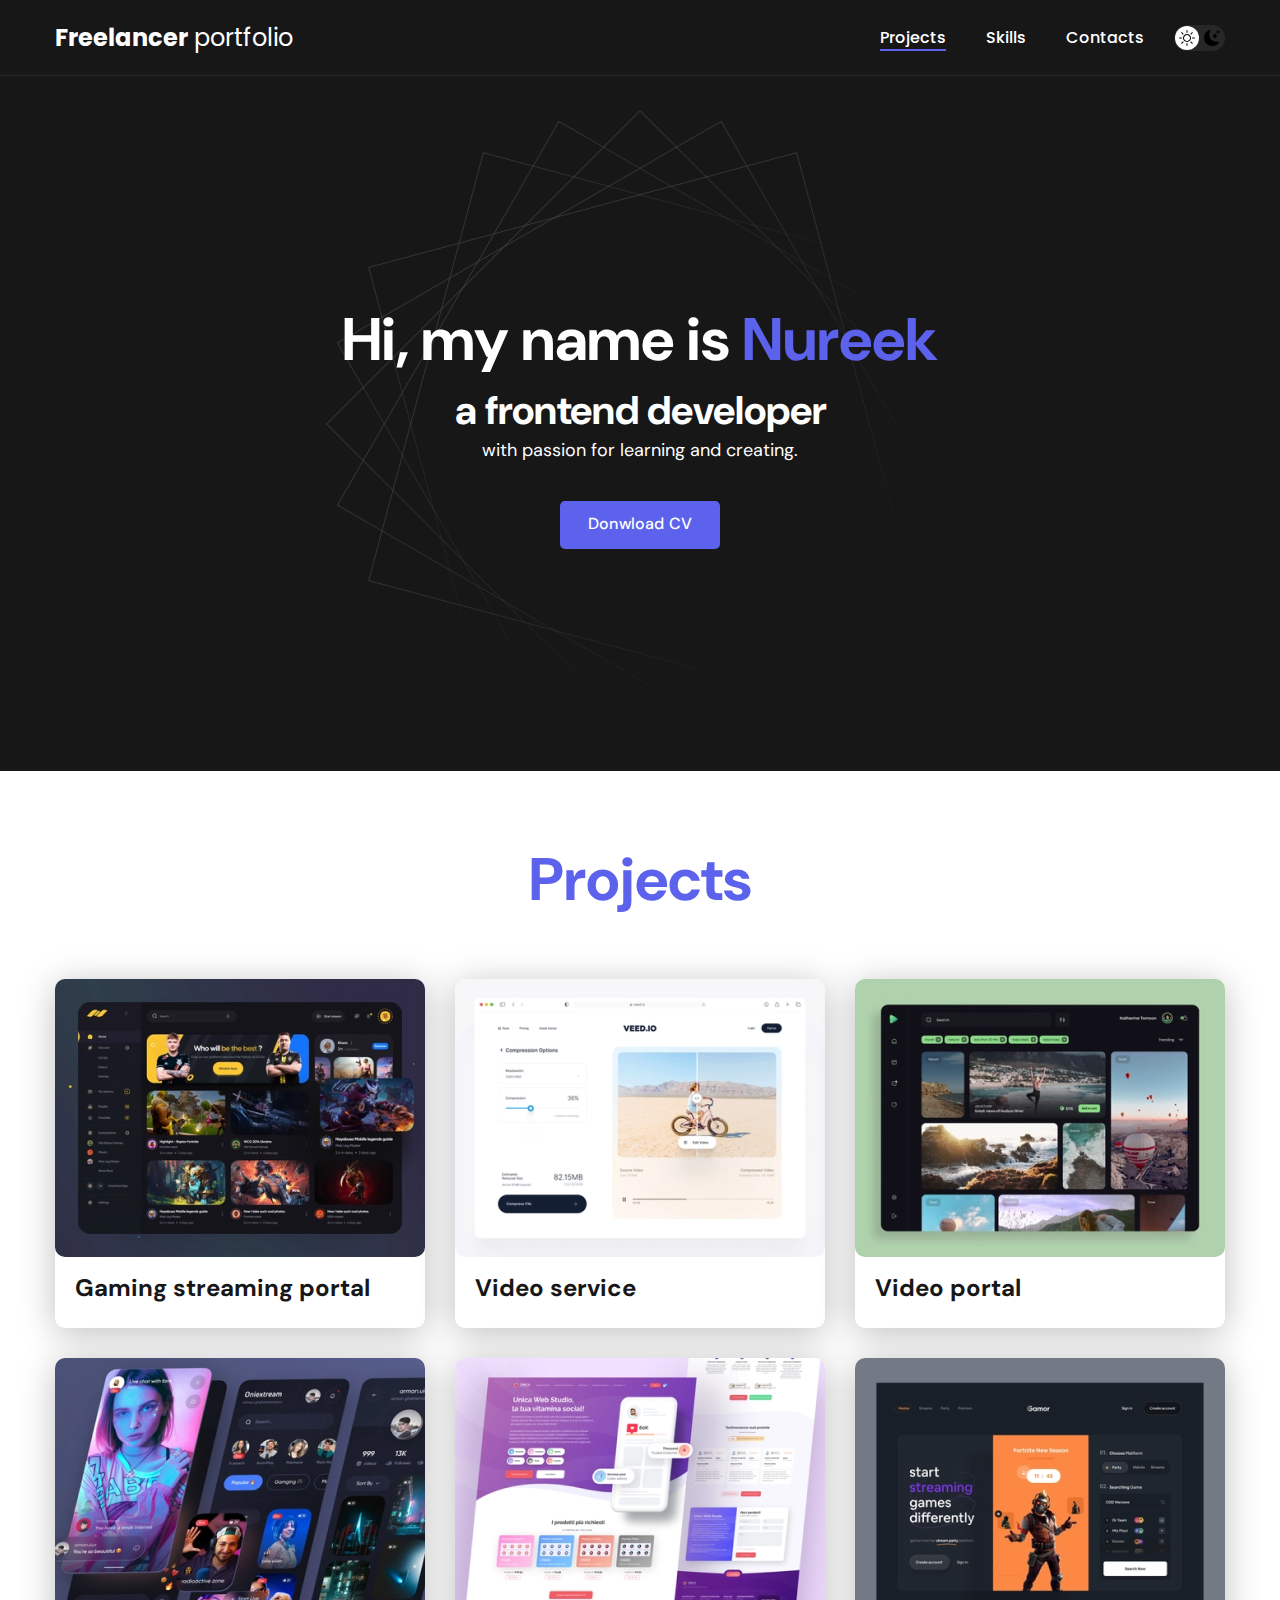
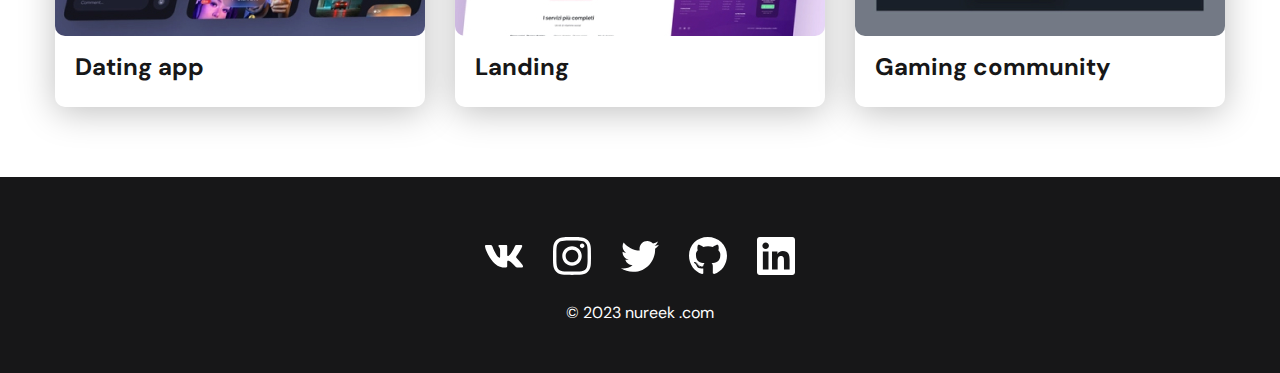
<file: index.html>
<!DOCTYPE html>
<html lang="en">
<head>
    <meta charset="UTF-8">
    <meta http-equiv="X-UA-Compatible" content="IE=edge">
    <meta name="viewport" content="width=device-width, initial-scale=1.0">
    <title>Freelancer portfolio</title>
    <link rel="stylesheet" href="./css/reset.css">
    <link rel="stylesheet" href="./css/main.css ">
</head>
<body>
    <!-- Nav -->

    <nav class="nav">
        <div class="container">
            <div class="nav-row">
                <a href="./index.html" class="logo"><strong>Freelancer</strong> portfolio</a>

                <button class="dark-mode-btn">
                    <img src="./img/icons/Sun.svg" alt="Light mode" class="dark-mode-btn__icon">
                    <img src="./img/icons/Moon.svg" alt="Dark mode" class="dark-mode-btn__icon">
                </button>

                <ul class="nav-list">
                    <li class="nav-list__item"><a href="./index.html" class="nav-list__link nav-list__link--active">Projects</a></li>
                    <li class="nav-list__item"><a href="./skills.html" class="nav-list__link">Skills</a></li>
                    <li class="nav-list__item"><a href="./contacts.html" class="nav-list__link">Contacts</a></li>
                </ul>
            </div>
        </div> 
    </nav>

    <!-- Header -->

    <header class="header">
        <div class="header__wrapper">
            <h1 class="header__title"><strong>Hi, my name is <em>Nureek</em></strong><br> 
                a frontend developer</h1>
            <div class="header__text">
                <p>with passion for learning and creating.</p>
            </div>
            <a href="#!" class="btn">Donwload CV</a>
        </div>     
    </header>

    <main class="section">
        <div class="container">
            <h2 class="title-1">Projects</h2>
            <ul class="projects">
                <li class="project">
                    <a href="./project-page.html">
                        <img src="./img/projects/01.jpg" alt="project img" class="project__img">
                        <h3 class="project__title">Gaming streaming portal</h3>
                    </a>
                </li>

                <li class="project">
                    <a href="./project-page.html">
                        <img src="./img/projects/02.jpg" alt="project img" class="project__img">
                        <h3 class="project__title">Video service</h3>
                    </a>
                </li>

                <li class="project">
                    <a href="./project-page.html">
                        <img src="./img/projects/03.jpg" alt="project img" class="project__img">
                        <h3 class="project__title">Video portal</h3>
                    </a>
                </li>

                <li class="project">
                    <a href="./project-page.html">
                        <img src="./img/projects/04.jpg" alt="project img" class="project__img">
                        <h3 class="project__title">Dating app</h3>
                    </a>
                </li>

                <li class="project">
                    <a href="./project-page.html">
                        <img src="./img/projects/05.jpg" alt="project img" class="project__img">
                        <h3 class="project__title">Landing</h3>
                    </a>
                </li>

                <li class="project">
                    <a href="./project-page.html">
                        <img src="./img/projects/06.jpg" alt="project img" class="project__img">
                        <h3 class="project__title">Gaming community</h3>
                    </a>
                </li>
            </ul>
        </div>
    </main>

    <!-- Footer -->

    <footer class="footer">
        <div class="container">
            <div class="footer__wrapper">
                <ul class="social">
                <li class="social__item"><a href="#!"><img src="./img/icons/vk.svg" alt=""></a></li>
                <li class="social__item"><a href="#!"><img src="./img/icons/instagram.svg" alt=""></a></li>
                <li class="social__item"><a href="#!"><img src="./img/icons/twitter.svg" alt=""></a></li>
                <li class="social__item"><a href="#!"><img src="./img/icons/gitHub.svg" alt=""></a></li>
                <li class="social__item"><a href="#!"><img src="./img/icons/linkedIn.svg" alt=""></a></li>
            </ul>
                <div class="copyright">
                <p>© 2023 nureek .com</p>
                </div>
            </div>
            
        </div>
    </footer>

    <script src="./js/main.js"></script>
</body>
</html>
</file>
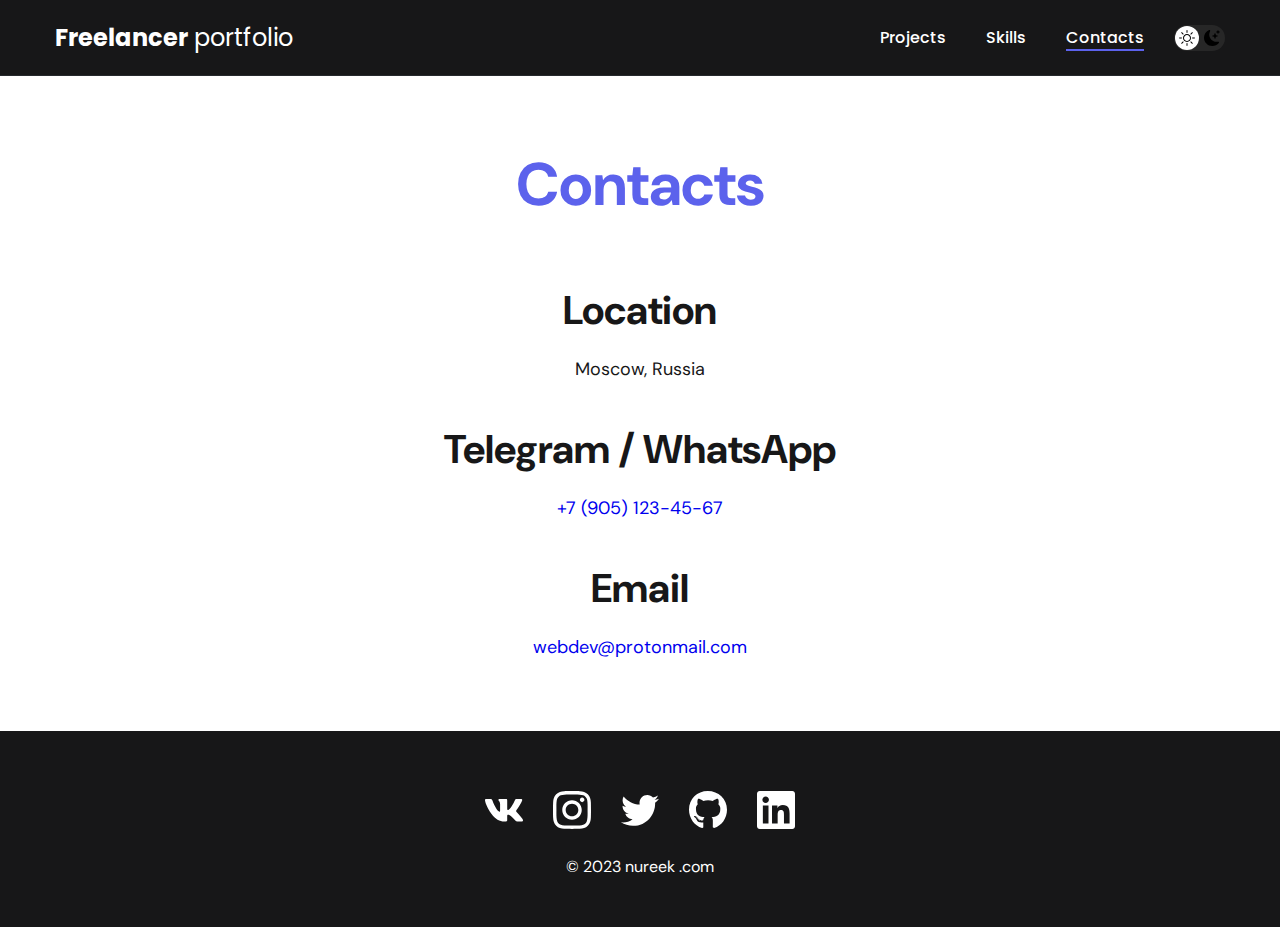
<file: contacts.html>
<!DOCTYPE html>
<html lang="en">
<head>
    <meta charset="UTF-8">
    <meta http-equiv="X-UA-Compatible" content="IE=edge">
    <meta name="viewport" content="width=device-width, initial-scale=1.0">
    <title>Freelancer portfolio</title>
    <link rel="stylesheet" href="./css/reset.css">
    <link rel="stylesheet" href="./css/main.css ">
</head>
<body>
    <!-- Nav -->

    <nav class="nav">
        <div class="container">
            <div class="nav-row">
                <a href="./index.html" class="logo"><strong>Freelancer</strong> portfolio</a>

                <button class="dark-mode-btn">
                    <img src="./img/icons/Sun.svg" alt="Light mode" class="dark-mode-btn__icon">
                    <img src="./img/icons/Moon.svg" alt="Dark mode" class="dark-mode-btn__icon">
                </button>

                <ul class="nav-list">
                    <li class="nav-list__item"><a href="./index.html" class="nav-list__link">Projects</a></li>
                    <li class="nav-list__item"><a href="./skills.html" class="nav-list__link">Skills</a></li>
                    <li class="nav-list__item"><a href="./contacts.html" class="nav-list__link nav-list__link--active">Contacts</a></li>
                </ul>
            </div>
        </div> 
    </nav>

    <!-- Header -->


    <main class="section">
        <div class="container">
            <h1 class="title-1">Contacts</h1>
                <ul class="content-list">
                    <li class="content-list__item">
                        <h2 class="title-2">Location</h2> 
                        <p>Moscow, Russia</p>
                    </li>
                    
                    <li class="content-list__item">
                        <h2 class="title-2">Telegram / WhatsApp</h2>
                        <p><a href="tel:+7 (905) 123-45-67">+7 (905) 123-45-67</a></p>
                    </li>

                    <li class="content-list__item">
                        <h2 class="title-2">Email</h2>
                        <p><a href="mailto:webdev@protonmail.com"> webdev@protonmail.com</a></p>
                    </li>

                </ul>
            </div>
    </main>

    <!-- Footer -->

    <footer class="footer">
        <div class="container">
            <div class="footer__wrapper">
                <ul class="social">
                <li class="social__item"><a href="#!"><img src="./img/icons/vk.svg" alt=""></a></li>
                <li class="social__item"><a href="#!"><img src="./img/icons/instagram.svg" alt=""></a></li>
                <li class="social__item"><a href="#!"><img src="./img/icons/twitter.svg" alt=""></a></li>
                <li class="social__item"><a href="#!"><img src="./img/icons/gitHub.svg" alt=""></a></li>
                <li class="social__item"><a href="#!"><img src="./img/icons/linkedIn.svg" alt=""></a></li>
            </ul>
                <div class="copyright">
                <p>© 2023 nureek .com</p>
                </div>
            </div>
            
        </div>
    </footer>

    <script src="./js/main.js"></script>

</body>
</html>
</file>
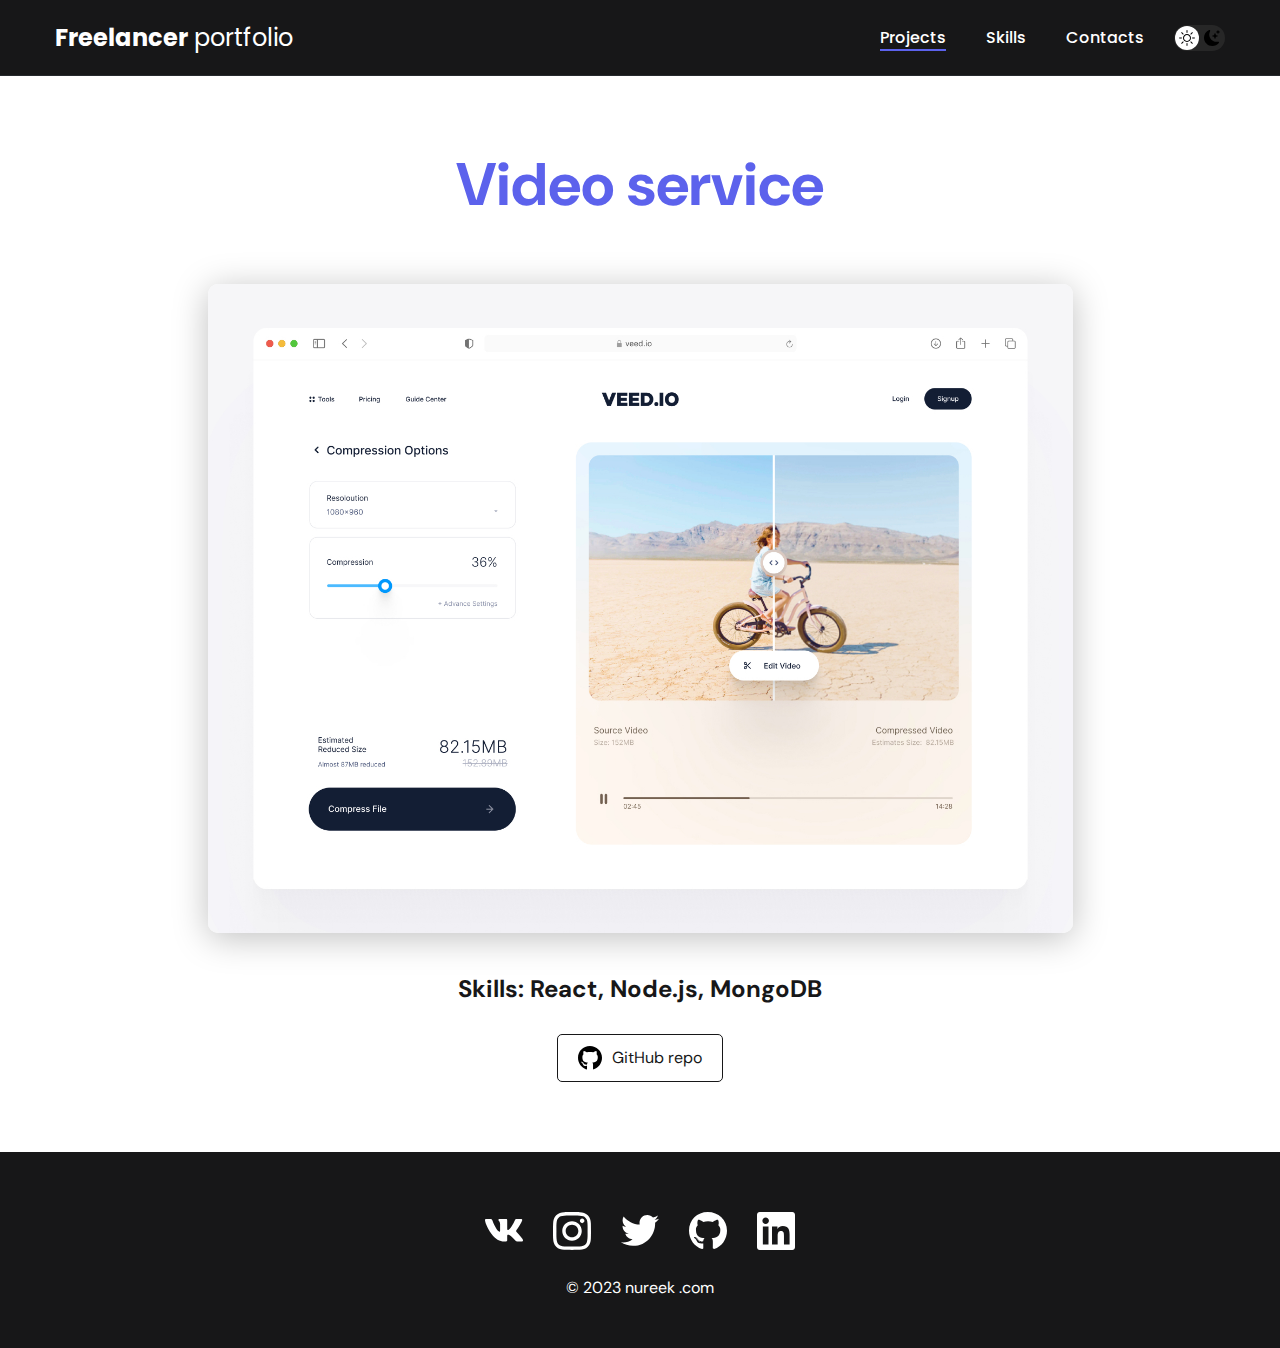
<file: project-page.html>
<!DOCTYPE html>
<html lang="en">
<head>
    <meta charset="UTF-8">
    <meta http-equiv="X-UA-Compatible" content="IE=edge">
    <meta name="viewport" content="width=device-width, initial-scale=1.0">
    <title>Freelancer portfolio</title>
    <link rel="stylesheet" href="./css/reset.css">
    <link rel="stylesheet" href="./css/main.css ">
</head>
<body>
    <!-- Nav -->

    <nav class="nav">
        <div class="container">
            <div class="nav-row">
                <a href="./index.html" class="logo"><strong>Freelancer</strong> portfolio</a>

                <button class="dark-mode-btn">
                    <img src="./img/icons/Sun.svg" alt="Light mode" class="dark-mode-btn__icon">
                    <img src="./img/icons/Moon.svg" alt="Dark mode" class="dark-mode-btn__icon">
                </button>
                
                <ul class="nav-list">
                    <li class="nav-list__item"><a href="./index.html" class="nav-list__link nav-list__link--active">Projects</a></li>
                    <li class="nav-list__item"><a href="./skills.html" class="nav-list__link ">Skills</a></li>
                    <li class="nav-list__item"><a href="./contacts.html" class="nav-list__link">Contacts</a></li>
                </ul>
            </div>
        </div> 
    </nav>

    <!-- Header -->


    <main class="section">
        <div class="container">
            <div class="project__details">

                <h1 class="title-1">Video service</h1>

                <img src="./img/projects/02-big.jpg" alt="" class="project__details__cover">

                <div class="project__details__desc">
                    <p>Skills: React, Node.js, MongoDB</p>
                </div>
                 <a href="https://github.com/nureekdevell/" class="btn-outline"><img src="./img/icons/gitHub-black.svg" alt="gitHub">
                    GitHub repo</a>
            </div>


        </div>
    </main>

    <!-- Footer -->

    <footer class="footer">
        <div class="container">
            <div class="footer__wrapper">
                <ul class="social">
                <li class="social__item"><a href="#!"><img src="./img/icons/vk.svg" alt=""></a></li>
                <li class="social__item"><a href="#!"><img src="./img/icons/instagram.svg" alt=""></a></li>
                <li class="social__item"><a href="#!"><img src="./img/icons/twitter.svg" alt=""></a></li>
                <li class="social__item"><a href="#!"><img src="./img/icons/gitHub.svg" alt=""></a></li>
                <li class="social__item"><a href="#!"><img src="./img/icons/linkedIn.svg" alt=""></a></li>
            </ul>
                <div class="copyright">
                <p>© 2023 nureek .com</p>
                </div>
            </div>
            
        </div>
    </footer>

    <script src="./js/main.js"></script>

</body>
</html>
</file>
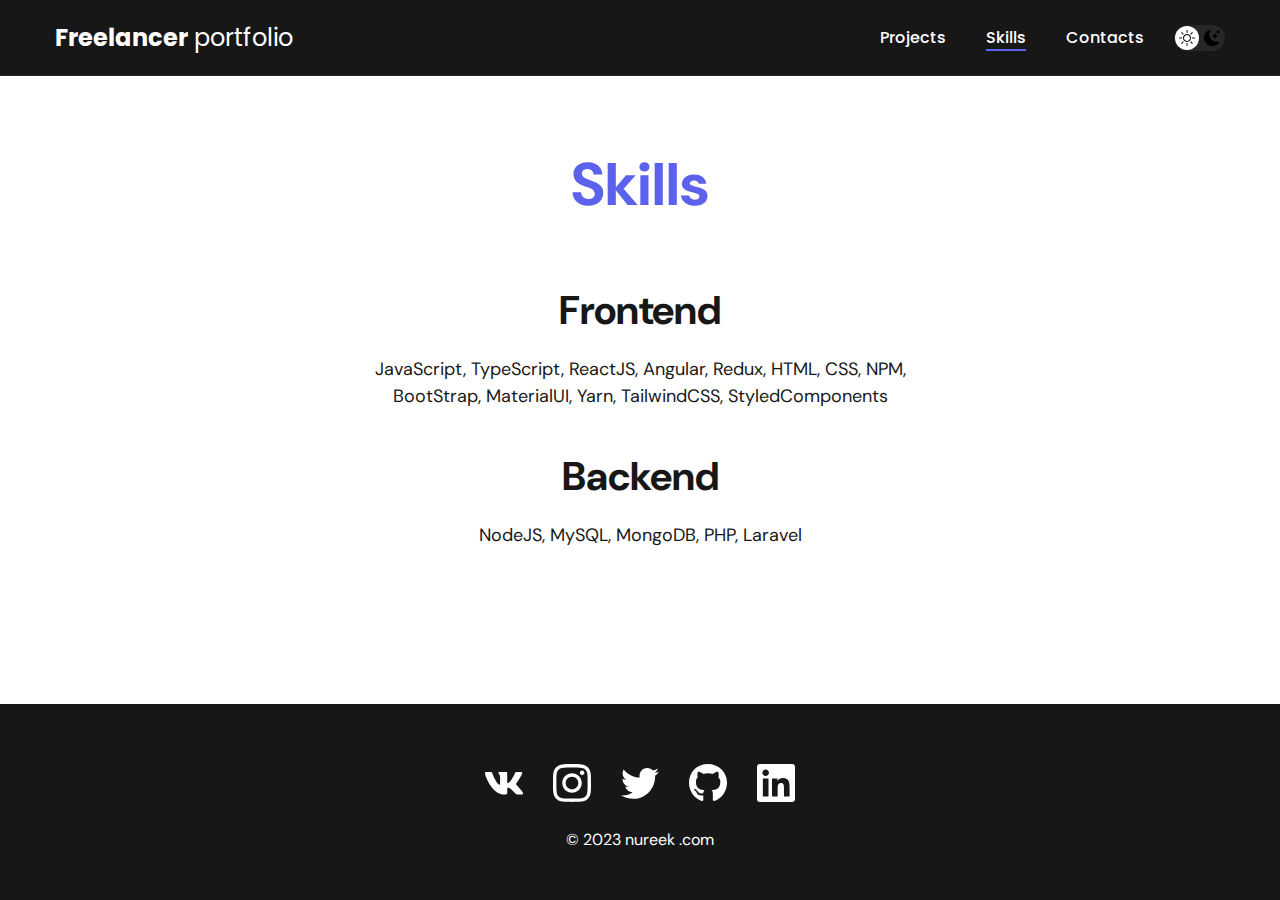
<file: skills.html>
<!DOCTYPE html>
<html lang="en">
<head>
    <meta charset="UTF-8">
    <meta http-equiv="X-UA-Compatible" content="IE=edge">
    <meta name="viewport" content="width=device-width, initial-scale=1.0">
    <title>Freelancer portfolio</title>
    <link rel="stylesheet" href="./css/reset.css">
    <link rel="stylesheet" href="./css/main.css ">
</head>
<body>
    <!-- Nav -->

    <nav class="nav">
        <div class="container">
            <div class="nav-row">
                <a href="./index.html" class="logo"><strong>Freelancer</strong> portfolio</a>

                <button class="dark-mode-btn">
                    <img src="./img/icons/Sun.svg" alt="Light mode" class="dark-mode-btn__icon">
                    <img src="./img/icons/Moon.svg" alt="Dark mode" class="dark-mode-btn__icon">
                </button>

                <ul class="nav-list">
                    <li class="nav-list__item"><a href="./index.html" class="nav-list__link">Projects</a></li>
                    <li class="nav-list__item"><a href="./skills.html" class="nav-list__link nav-list__link--active ">Skills</a></li>
                    <li class="nav-list__item"><a href="./contacts.html" class="nav-list__link">Contacts</a></li>
                </ul>
            </div>
        </div> 
    </nav>

    <!-- Header -->


    <main class="section">
        <div class="container">
            <h1 class="title-1">Skills</h1>
                <ul class="content-list">
                    <li class="content-list__item">
                        <h2 class="title-2">Frontend</h2>
                        <p>JavaScript, TypeScript, ReactJS, Angular, Redux, HTML, CSS, NPM, 
                            BootStrap, MaterialUI, Yarn, TailwindCSS, StyledComponents
                        </p>
                    </li>

                    <li class="content-list__item">
                        <h2 class="title-2">Backend</h2>
                        <p>NodeJS, MySQL, MongoDB, PHP, Laravel </p>
                    </li>

                </ul>
            </div>
    </main>

    <!-- Footer -->

    <footer class="footer">
        <div class="container">
            <div class="footer__wrapper">
                <ul class="social">
                <li class="social__item"><a href="#!"><img src="./img/icons/vk.svg" alt=""></a></li>
                <li class="social__item"><a href="#!"><img src="./img/icons/instagram.svg" alt=""></a></li>
                <li class="social__item"><a href="#!"><img src="./img/icons/twitter.svg" alt=""></a></li>
                <li class="social__item"><a href="#!"><img src="./img/icons/gitHub.svg" alt=""></a></li>
                <li class="social__item"><a href="#!"><img src="./img/icons/linkedIn.svg" alt=""></a></li>
            </ul>
                <div class="copyright">
                <p>© 2023 nureek .com</p>
                </div>
            </div>
            
        </div>
    </footer>

    <script src="./js/main.js"></script>

</body>
</html>
</file>
<file: css/main.css>
@import "./reset.css";
@import url('https://fonts.googleapis.com/css2?family=DM+Sans:wght@400;500;700&family=Poppins:wght@400;500;700&display=swap');

/* 
font-family: 'DM Sans', sans-serif;
font-family: 'Poppins', sans-serif;
 */
 
 :root {
    --blackpure: #000;
    --black: #171718;
    --black-border: #26292D;
    --white: #fff;
    --purple: #5c62ec;
    --green: #41B3A3;

    --blackpure: var(--blackpure);
    --text-color: var(--black);
    --dark-bg: var(--black);
    --dark-border: var(--black-border);
    --header-text: var(--white);
    --accent: var(--purple);

    /* Light mode */

    --page-bg: var(--white);
    --text-color: var(--black);
    --title-1: var(--accent);

    --project-card-bg: var(--white);
    --project-card-text: var(--black);
    --box-shadow: 0px 5px 35px rgba(0, 0, 0, 0.25);

 }

 .dark {
    /* Dark mode */

    --page-bg: #252526;
    --text-color: var(--white);

    --title-1: var(--white);

    --project-card-bg: var(--black);
    --project-card-text: var(--white);
    --box-shadow: 0px 5px 35px rgba(0, 0, 0, 0.8);
 }
 
 html, body {
    font-family: 'DM Sans', sans-serif;
    letter-spacing: -o.5px;
    min-height: 100vh;
    display: flex;
    flex-direction: column;
 
     /* Light mode */

     background-color: var(--page-bg);
     color: var(--text-color);


 }

 .container {
    margin: 0 auto;
    padding: 0 15px;
    max-width: 1200px;
 }

 .none {
    display: none !important;
 }

 /* Nav */
 .nav {
    padding: 20px 0;
    border-bottom: 1px solid var(--black-border);
    background-color: var(--black);
    color: var(--white);
    letter-spacing: normal;
 } 

 .nav-row {
    display: flex;
    justify-content: flex-end;
    align-items: center;
    column-gap: 30px;
    row-gap: 20px;
    flex-wrap: wrap;
 }

 .logo {
    margin-right: auto;
    color: var(--white);
    font-size: 24px;
    font-family: 'Poppins', sans-serif;
 }

 .logo strong {
    font-weight: 700;
 }

.nav-list {
    display: flex;
    align-items: center;
    column-gap: 40px;
    font-size: 16px;
    font-weight: 500; 
    font-family: 'Poppins', sans-serif;

}
/*
.nav-list__item {
} 
*/

.nav-list__link {
    color: var(--header-text);
    transition: opacity 0.2s ease-in;
}

.nav-list__link:hover {
    opacity: 0.8;
}

.nav-list__link--active {
    position: relative;
}

.nav-list__link--active::before {
    content: "";
    position: absolute;
    left: 0;
    top: 100%;
    display: block;
    height: 2px;
    width: 100%;
    background-color: var(--purple);

}

/* Dark mode btn */

.dark-mode-btn {
    order: 9;
    position: relative;
    display: flex;
    justify-content: space-between;
    padding: 5px;
    width: 51px;
    height: 26px;
    border-radius: 50px;
    background-color: #272727;
}

.dark-mode-btn::before {
    position: absolute ;
    top: 1px;
    left: 1px;
    content: "";
    display: block;
    width: 24px;
    height: 24px;
    border-radius: 50%;
    background-color: var(--white );
    transition: left 0.2s ease-in;
}

.dark-mode-btn__icon {
    position: relative;
    z-index: 10;
}

.dark-mode-btn--active::before {
    left: 26px;
}


/* Header */

.header {
    padding: 40px 0;
    min-height: 695px;

    display: flex;
    justify-content: center;
    align-items: center;
    text-align: center;


    
    background-color: var(--dark-bg);
    background-image: url('../img/header-bg.png');
    background-position: center center;
    background-repeat: no-repeat;
    background-size: auto;
    color: var(--header-text);
}

.header__wrapper {
    padding: 0 15px;
    max-width: 660px;
}

.header__title {
    font-size: 40px;
    font-weight: 700;
    line-height: 1.4;
}

.header__title strong {
    font-size: 60px;
    font-weight: 700;
}

.header__title em {
    font-style: normal;
    color: var(--accent);

}

.header__text {
    margin-bottom: 40px;
    font-size: 18px;
    line-height: 1.333;

}

.header__text p + p {
    margin-bottom: 0.5em; 
}

/* Btn  */

.btn {
    display: inline-block;
    height: 48px;
    padding: 12px 28px;
    border-radius: 5px;
    background-color: var(--accent);
    color:  var(--white);
    letter-spacing: 0.15px;
    font-size: 16px;
    font-weight: 500;
    transition: opacity 0.2s ease-in;
}

.btn:hover {
    opacity: 0.8;
}

.btn:active {
    position: relative;
    top: 1px;
}

/* Btn outline */

.btn-outline {
    display: flex;
    column-gap: 10px;
    align-items: center;
    padding: 12px 20px;
    height: 48px;
    border-radius: 5px;
    border: 1px solid var(--black);
    background-color: var(--white);
    color: var(--black);
    
    transition: opacity 0.2s ease-in;
}

.btn-outline:hover {
    opacity: 0.8;
}

.btn-outline:active {
    position: relative;
    top: 1px;
}

/* General */

.section {
    padding: 70px 0;
}

.title-1 {
    text-align: center;
    margin-bottom: 60px;
    font-size: 60px;
    font-weight: 700;
    line-height: 1.3;
    color: var(--title-1  );
}

/* Projects */

.projects {
    display: flex;
    flex-wrap: wrap;
    justify-content: center;
    column-gap: 30px;
    row-gap: 30px;
}

.project {
    max-width: 370px;
    background-color: var(--project-card-bg);
    box-shadow: var(--box-shadow);
    border-radius: 10px;
    transition: box-shadow 0.1s ease-in;

    
}

.project:hover {
    box-shadow: 0 34px 58px rgba(0,0,0,0.25), 0 10px 10px rgba(0,0,0,0.22);
}

.project__img {
    border-radius: 10px;
    
}

.project__title {
    padding: 15px 20px 25px;
    font-weight: 700;
    font-size: 24px;
    line-height: 1.3;
    color: var(--project-card-text);
    transition: opacity 0.2s ease-in;
}

.project__title:hover {
    opacity: 0.8;
    
}

/* Project details */

.project__details {
    margin: 0 auto;
    max-width: 865px;

    display: flex;
    flex-direction: column;
    align-items: center;
    text-align: center;
}

.project__details__cover {
    max-width: 100%;
    margin-bottom: 40px;
    box-shadow: 0px 5px 35px rgba(0, 0, 0, 0.25);
    border-radius: 10px;
}

.project__details__desc {
    margin-bottom: 30px;
    font-weight: 700;
    font-size: 24px;
    line-height: 1.3;
}

/* Content list */

.title-2 {
    margin-bottom: 20px;
    font-size: 40px;
    line-height: 1.3;
    font-weight: 700;  

}

.content-list {
    margin: 0 auto;
    max-width: 570px;
    display: flex;
    flex-direction: column;
    row-gap: 40px;
    text-align: center;
}

.content-list__item {
    font-size: 18px;
    line-height: 1.5;
}

.content-list__item p + p {
    margin-top: 0.5em;
}


/* Footer */ 

.footer {
    margin-top: auto;
    padding: 60px 0 50px;
    background-color: var(--dark-bg);
    color: var(--header-text) ;
}

.footer__wrapper {
    display: flex;
    flex-direction: column;
    align-items: center;
    row-gap: 27px;
}

.social {
    display: flex;
    column-gap: 30px;
    align-items: center;
}

.copyright {
    font-size: 16px;
}

.copyright p + p {
    margin-bottom: 0.5em;
}

/* @Media */

@media (max-width: 620px) {
   
    /* Header */
    .header {
        min-height: unset;
    }
   
    .header__title {
        font-size: 30px;
    }

    .header__title strong {
        font-size: 40px;
    }

    /* Nav */

    .nav-row {
        justify-content: space-between;
    }

    .dark-mode-btn {
        order: 0 ;
    }

    .section {
        padding: 40px 0;
    }

    .title-1 {
        font-size: 40px;
        margin-bottom: 30px;
    }

    .title-2 {
        margin-bottom: 10px;
        font-size: 30px;
    }

    /* Projects */

    .project__title {
        font-size: 22px;
    }

    .project__details__desc {
        margin-bottom: 20px;
        font-size: 22px;
    }

    /* Content list */

    .content-list {
        row-gap: 20px;

    }

    .content-list__item {
        font-size: 16px;
    }

    /* Footer */

    .footer {
        padding: 40px 0 30px;
    }

    .footer__wrapper {
        row-gap: 20px;
    }

    /* Social  */

    .social {
        column-gap: 20px;
    }

    .social__item {
        width: 28px;
    }











}
</file>
